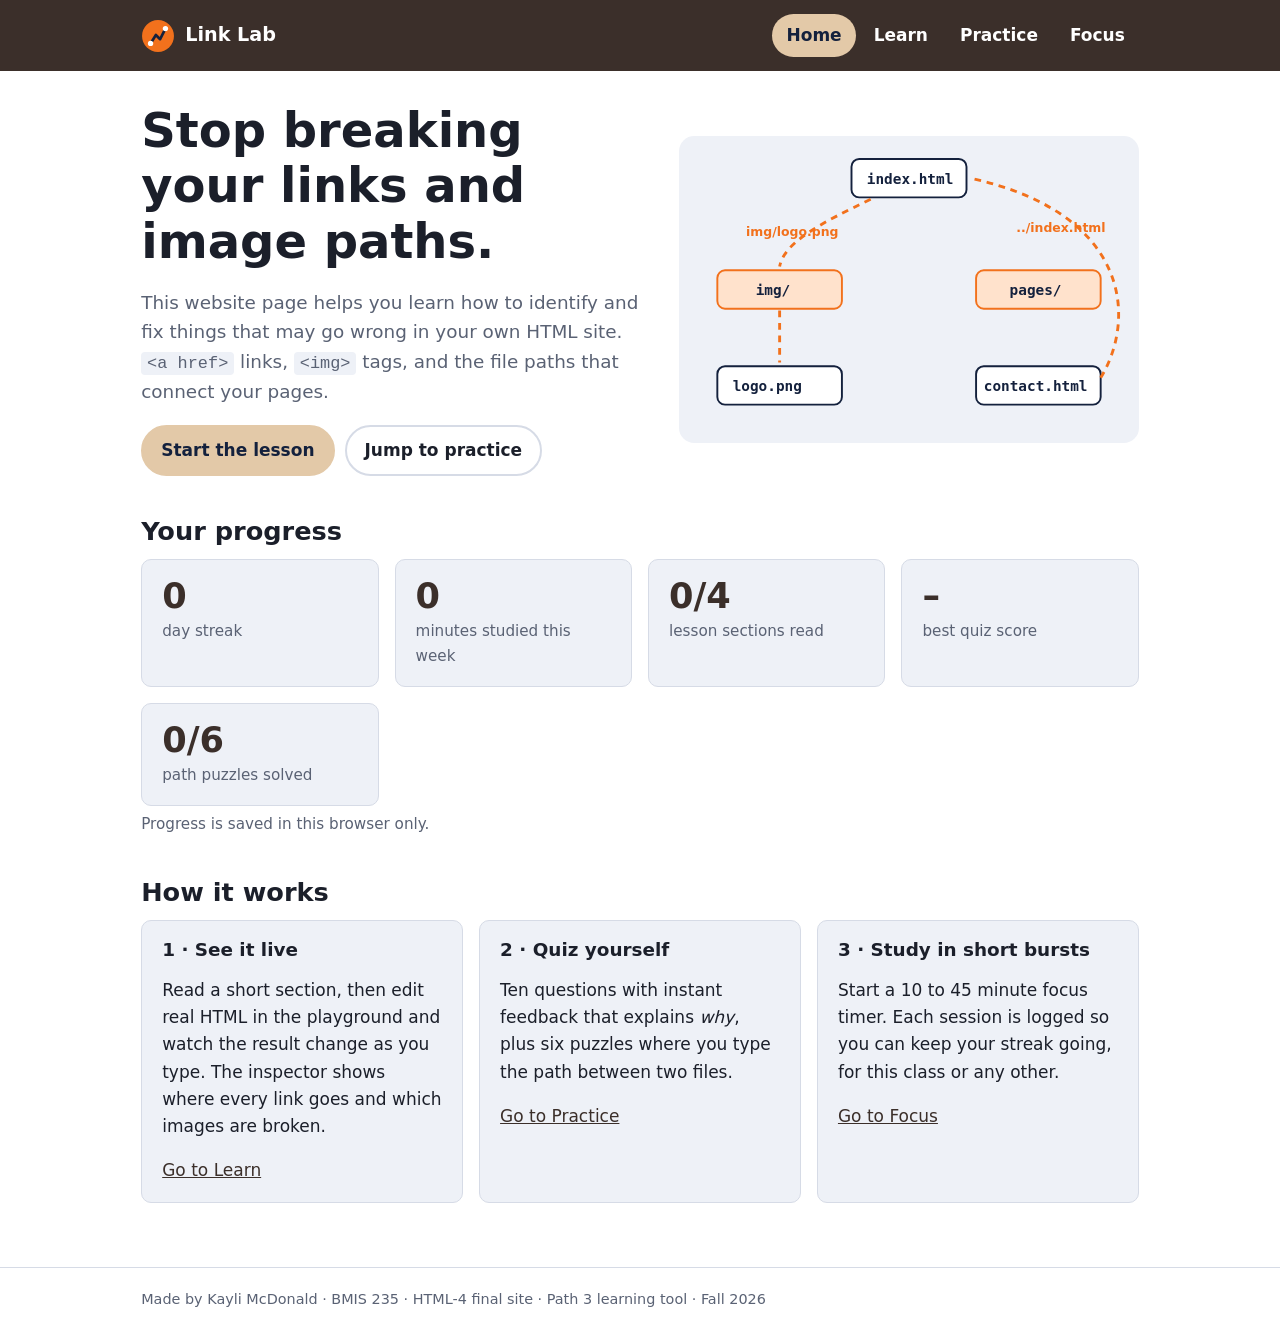
<file: index.html>
<!DOCTYPE html>
<html lang="en">
<head>
  <meta charset="UTF-8">
  <meta name="viewport" content="width=device-width, initial-scale=1">
  <title>Link Lab · Home</title>
  <meta name="description" content="A study tool for HTML links, images and file paths.">
  <link rel="icon" href="img/logo.svg">
  <link rel="stylesheet" href="styles.css">
</head>
<body>
  <!-- Same header and menu on every page -->
  <header class="site-header">
    <div class="wrap">
      <a class="brand" href="index.html"><img src="img/logo.svg" alt="" width="34" height="34">Link Lab</a>
      <nav aria-label="Main menu">
        <ul class="menu">
          <li><a href="index.html" aria-current="page">Home</a></li>
          <li><a href="learn.html">Learn</a></li>
          <li><a href="practice.html">Practice</a></li>
          <li><a href="focus.html">Focus</a></li>
        </ul>
      </nav>
    </div>
  </header>

  <main class="wrap">
    <section class="hero">
      <div>
        <h1>Stop breaking your links and image paths.</h1>
        <p class="lede">This website page helps you learn how to identify and fix things that may go wrong in your own HTML site.
          <code>&lt;a href&gt;</code> links, <code>&lt;img&gt;</code> tags, and the file paths that connect your pages.</p>
        <div class="btn-row">
          <a class="btn" href="learn.html">Start the lesson</a>
          <a class="btn ghost" href="practice.html">Jump to practice</a>
        </div>
      </div>
      <img src="img/site-map.svg" alt="Diagram of a site folder. index.html links down to img/logo.png, and a page inside the pages folder links back up with ../index.html." width="480" height="320">
    </section>

    <h2>Your progress</h2>
    <div class="grid" id="stats">
      <div class="card"><div class="stat" id="stat-streak">0</div><div class="stat-label">day streak</div></div>
      <div class="card"><div class="stat" id="stat-week">0</div><div class="stat-label">minutes studied this week</div></div>
      <div class="card"><div class="stat" id="stat-lessons">0/4</div><div class="stat-label">lesson sections read</div></div>
      <div class="card"><div class="stat" id="stat-quiz">–</div><div class="stat-label">best quiz score</div></div>
      <div class="card"><div class="stat" id="stat-puzzles">0/6</div><div class="stat-label">path puzzles solved</div></div>
    </div>
    <p class="stat-label">Progress is saved in this browser only.</p>

    <h2>How it works</h2>
    <div class="grid">
      <div class="card">
        <h3>1 · See it live</h3>
        <p>Read a short section, then edit real HTML in the playground and watch the result change as you type. The inspector shows where every link goes and which images are broken.</p>
        <a href="learn.html">Go to Learn</a>
      </div>
      <div class="card">
        <h3>2 · Quiz yourself</h3>
        <p>Ten questions with instant feedback that explains <em>why</em>, plus six puzzles where you type the path between two files.</p>
        <a href="practice.html">Go to Practice</a>
      </div>
      <div class="card">
        <h3>3 · Study in short bursts</h3>
        <p>Start a 10 to 45 minute focus timer. Each session is logged so you can keep your streak going, for this class or any other.</p>
        <a href="focus.html">Go to Focus</a>
      </div>
    </div>
  </main>

  <footer class="site-footer">
    <div class="wrap">Made by Kayli McDonald · BMIS 235 · HTML-4 final site · Path 3 learning tool · Fall 2026</div>
  </footer>

  <script src="js/progress.js"></script>
  <script>
    // Fill in the progress cards from saved data.
    {
      const data = Progress.load();
      document.getElementById("stat-streak").textContent = Progress.streak();
      document.getElementById("stat-week").textContent = Progress.weekMinutes();
      document.getElementById("stat-lessons").textContent = data.lessonsRead.length + "/4";
      document.getElementById("stat-quiz").textContent = data.quizBest === null ? "–" : data.quizBest + "/10";
      document.getElementById("stat-puzzles").textContent = data.puzzlesSolved.length + "/6";
    }
  </script>
</body>
</html>
</file>
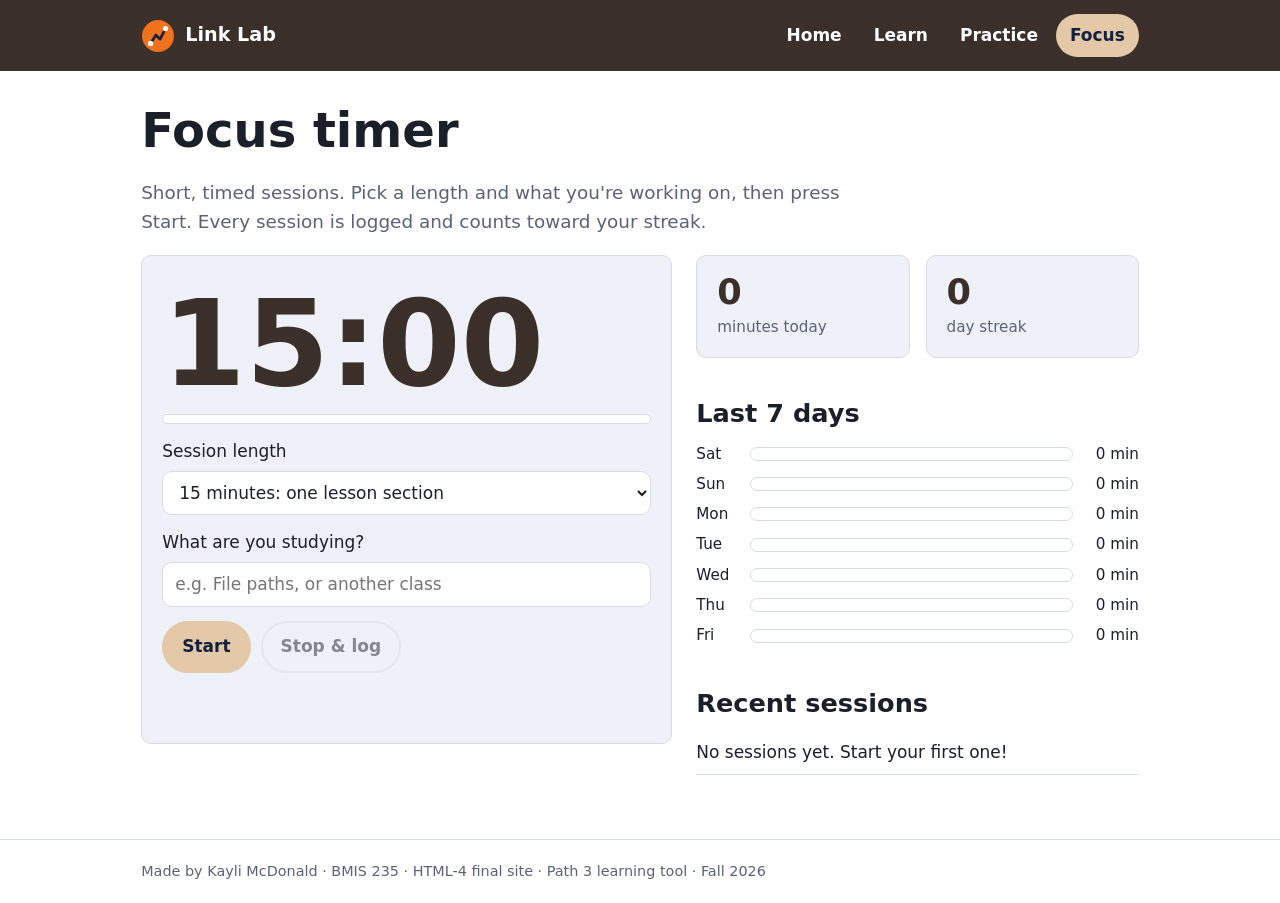
<file: focus.html>
<!DOCTYPE html>
<html lang="en">
<head>
  <meta charset="UTF-8">
  <meta name="viewport" content="width=device-width, initial-scale=1">
  <title>Link Lab · Focus</title>
  <link rel="icon" href="img/logo.svg">
  <link rel="stylesheet" href="styles.css">
</head>
<body>
  <header class="site-header">
    <div class="wrap">
      <a class="brand" href="index.html"><img src="img/logo.svg" alt="" width="34" height="34">Link Lab</a>
      <nav aria-label="Main menu">
        <ul class="menu">
          <li><a href="index.html">Home</a></li>
          <li><a href="learn.html">Learn</a></li>
          <li><a href="practice.html">Practice</a></li>
          <li><a href="focus.html" aria-current="page">Focus</a></li>
        </ul>
      </nav>
    </div>
  </header>

  <main class="wrap">
    <h1>Focus timer</h1>
    <p class="lede">Short, timed sessions. Pick a length and what you're working on, then press Start. Every session is logged and counts toward your streak.</p>

    <div class="timer-layout">
      <section class="card" aria-label="Timer">
        <div class="clock" id="clock" role="timer" aria-live="off">15:00</div>
        <div class="ring"><span id="ring"></span></div>

        <div class="field">
          <label for="length">Session length</label>
          <select id="length">
            <option value="10">10 minutes: quick review</option>
            <option value="15" selected>15 minutes: one lesson section</option>
            <option value="30">30 minutes: classic pomodoro</option>
            <option value="45">45 minutes: deep work</option>
          </select>
        </div>
        <div class="field">
          <label for="label">What are you studying?</label>
          <input id="label" list="label-ideas" placeholder="e.g. File paths, or another class" maxlength="60">
          <datalist id="label-ideas">
            <option value="ACC 261"></option>
            <option value="ECON 202"></option>
            <option value="SPAN 320"></option>
            <option value="CATH 228"></option>
            <option value="HONS 390"></option>
            <option value="BMIS 235"></option>
            <option value="PHIL 201"></option>
          </datalist>
        </div>

        <div class="btn-row">
          <button class="btn" id="start" type="button">Start</button>
          <button class="btn ghost" id="stop" type="button" disabled>Stop &amp; log</button>
        </div>
        <p class="click-note" id="timer-msg" aria-live="polite"></p>
      </section>

      <section aria-label="Your study log">
        <div class="grid" style="grid-template-columns:repeat(2,minmax(0,1fr))">
          <div class="card"><div class="stat" id="today">0</div><div class="stat-label">minutes today</div></div>
          <div class="card"><div class="stat" id="streak">0</div><div class="stat-label">day streak</div></div>
        </div>
        <h2>Last 7 days</h2>
        <div class="day-bars" id="bars"></div>
        <h2>Recent sessions</h2>
        <ul class="log" id="log"></ul>
      </section>
    </div>
  </main>

  <footer class="site-footer">
    <div class="wrap">Made by Kayli McDonald · BMIS 235 · HTML-4 final site · Path 3 learning tool · Fall 2026</div>
  </footer>

  <script src="js/progress.js"></script>
  <script src="js/focus.js"></script>
</body>
</html>
</file>
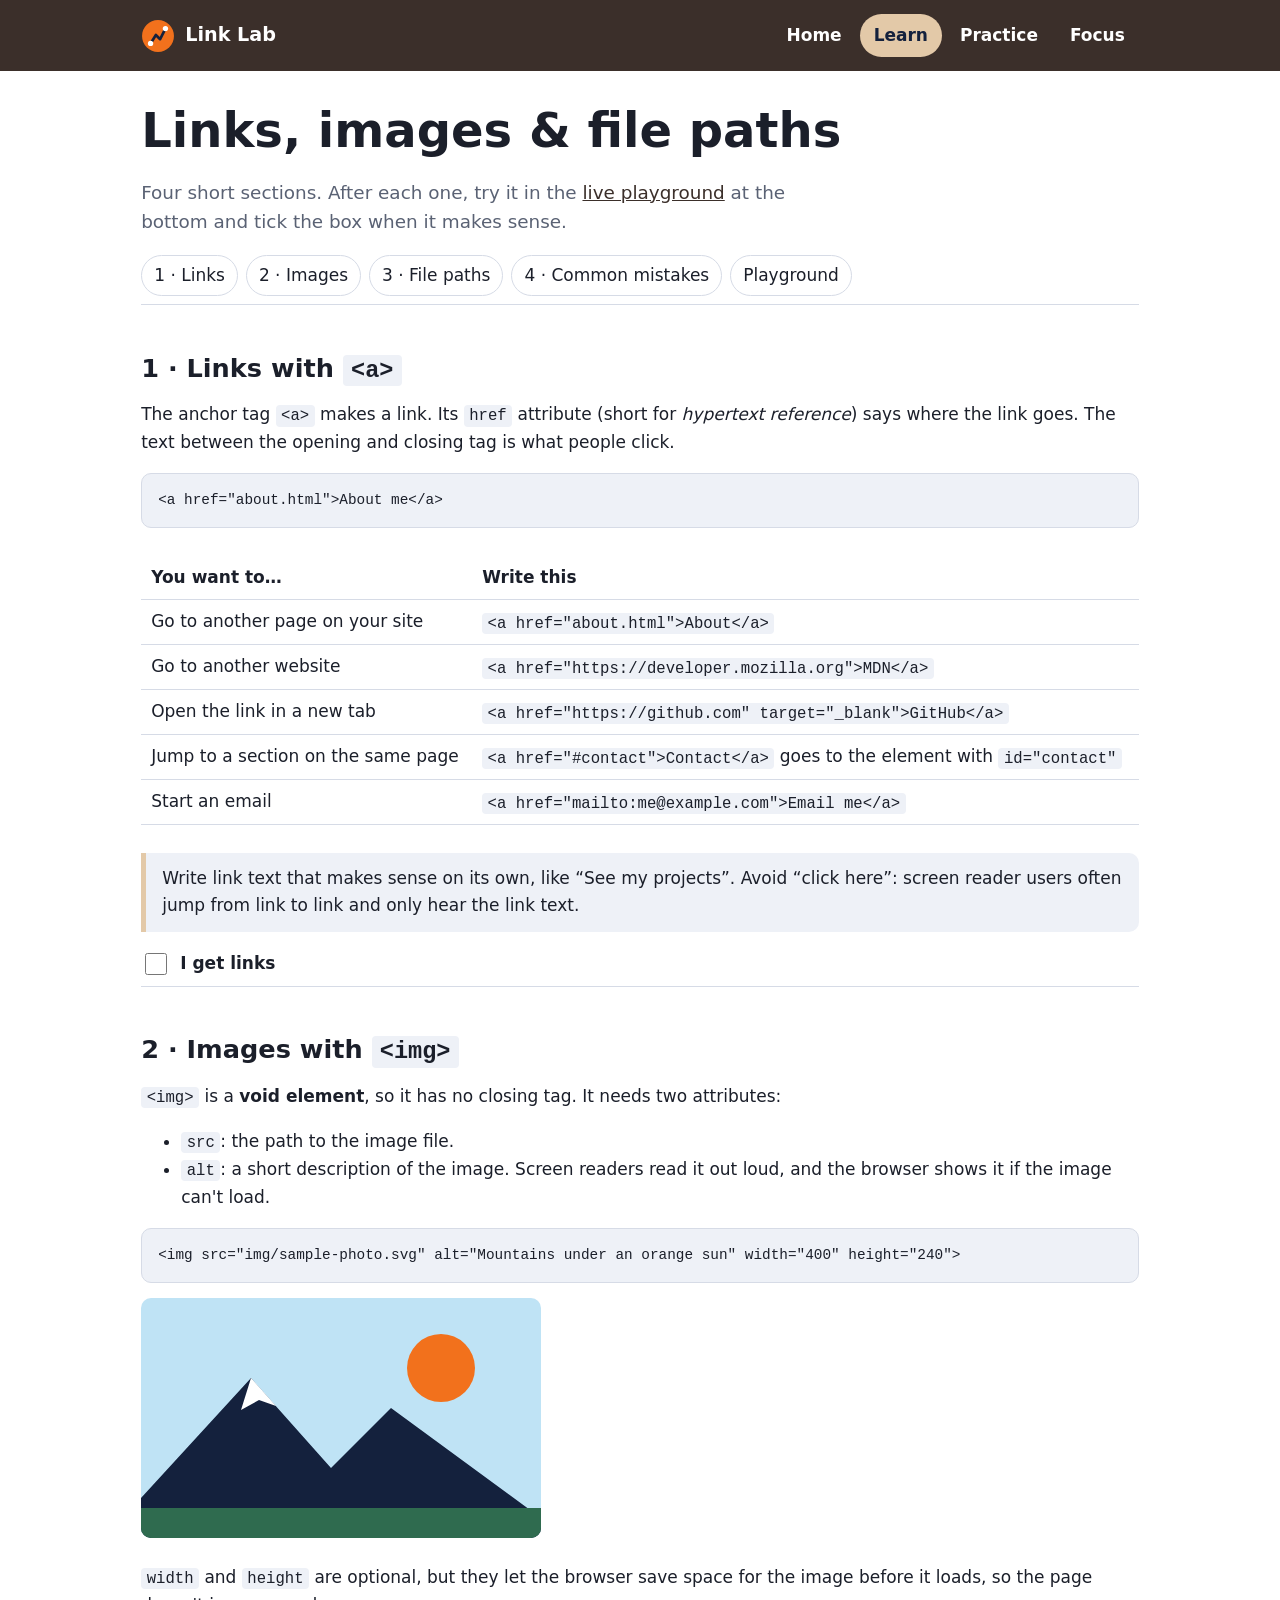
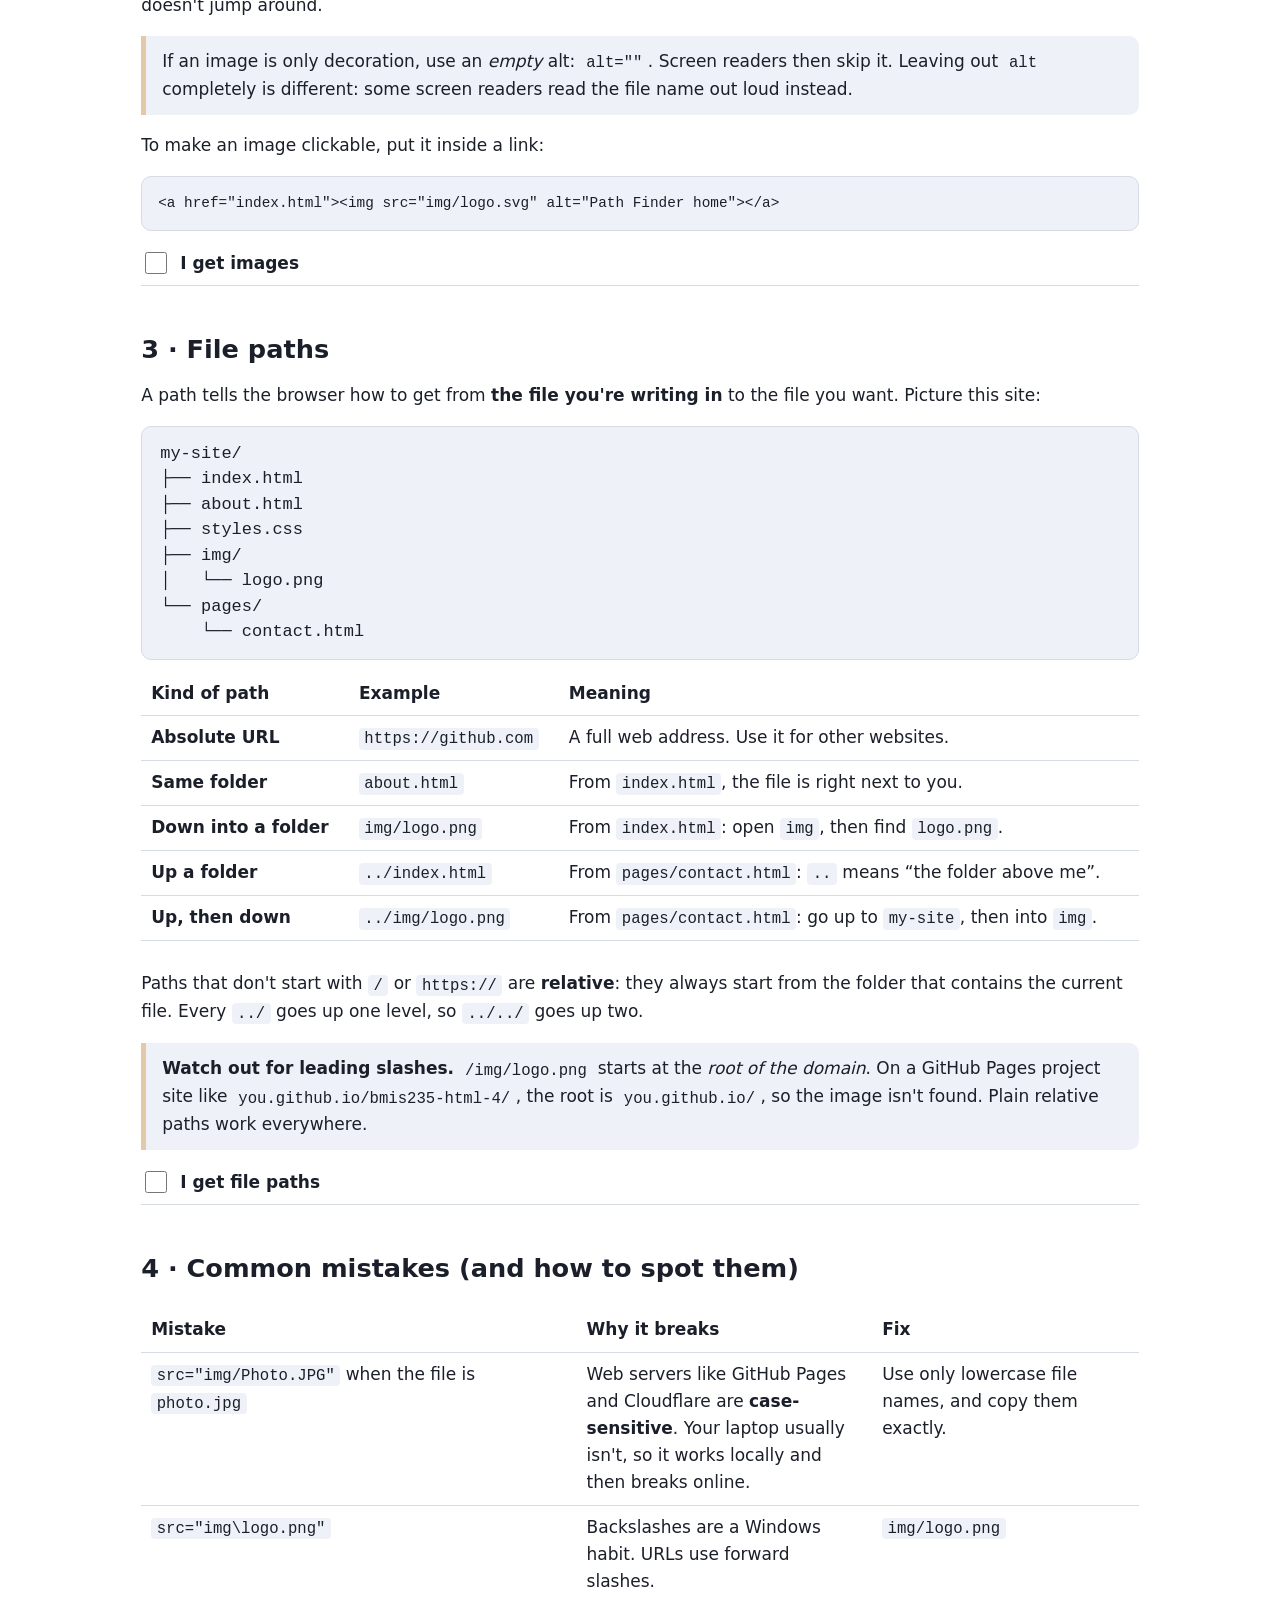
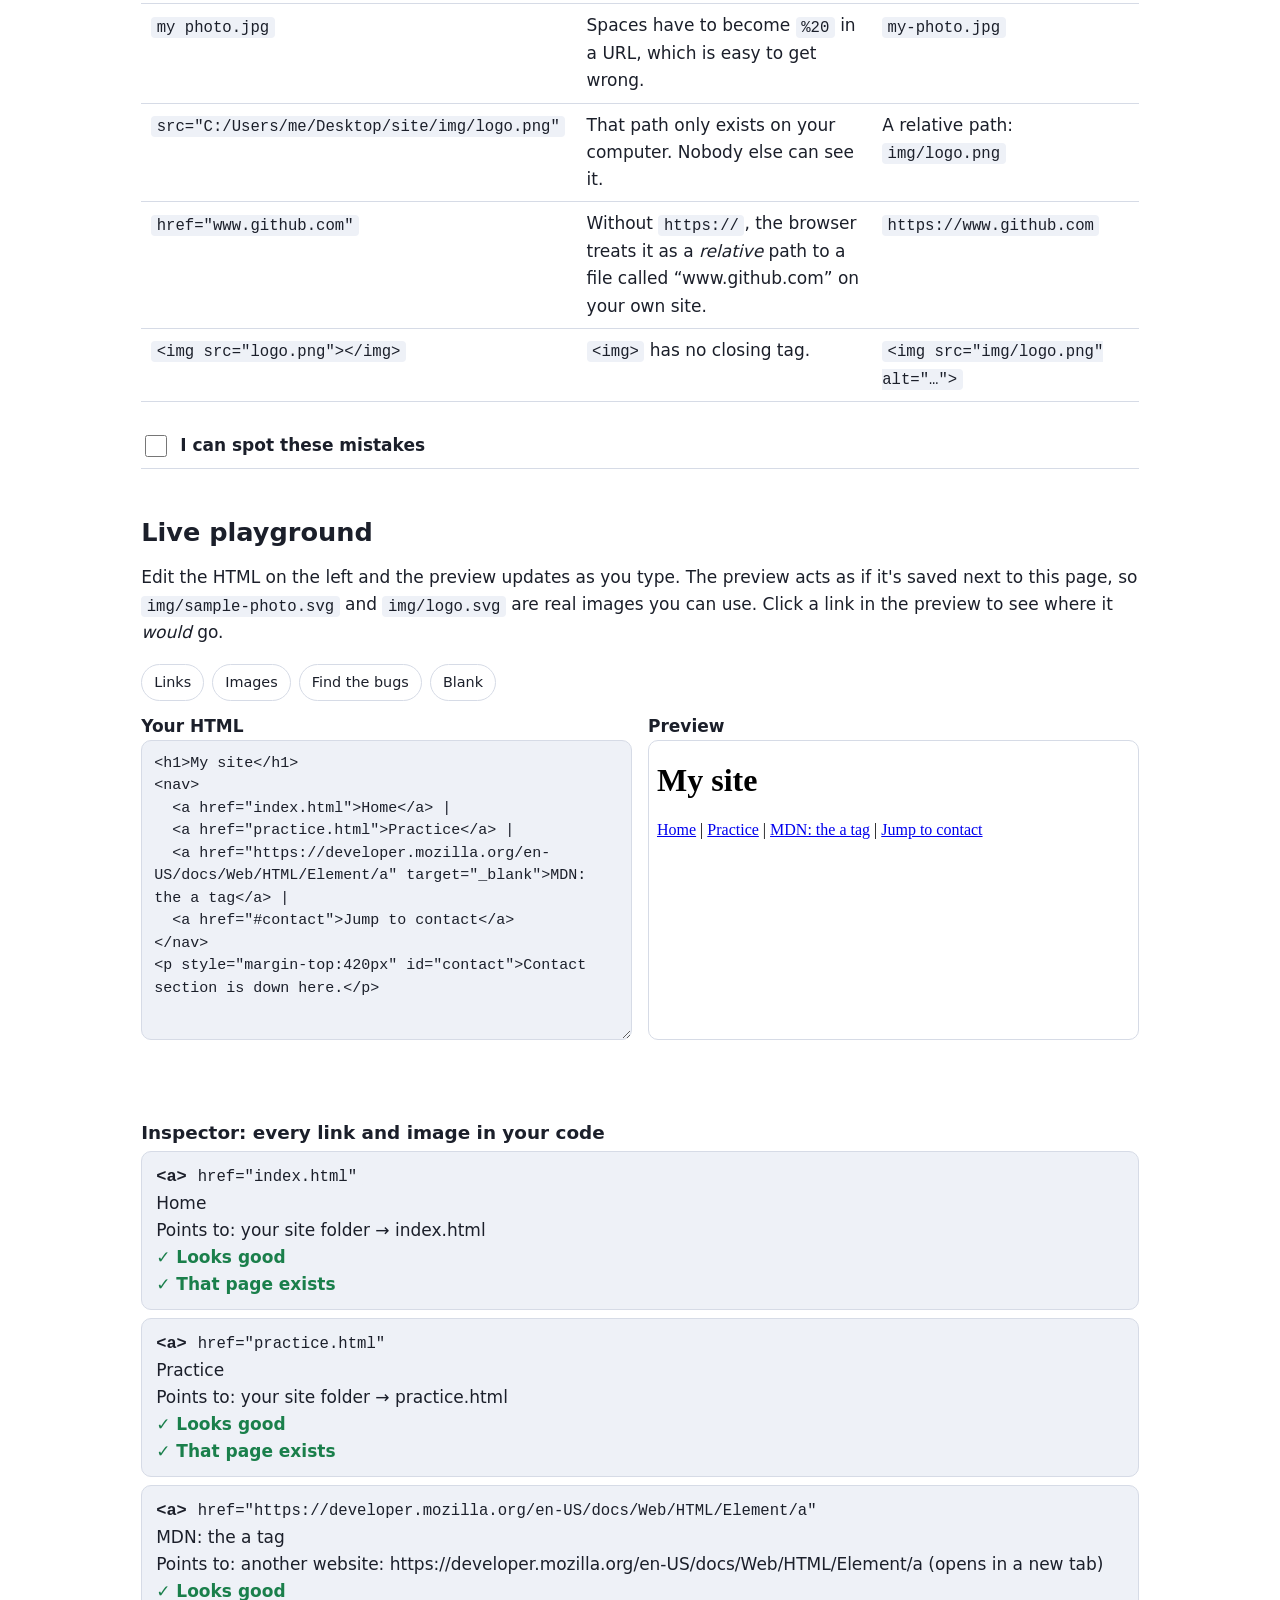
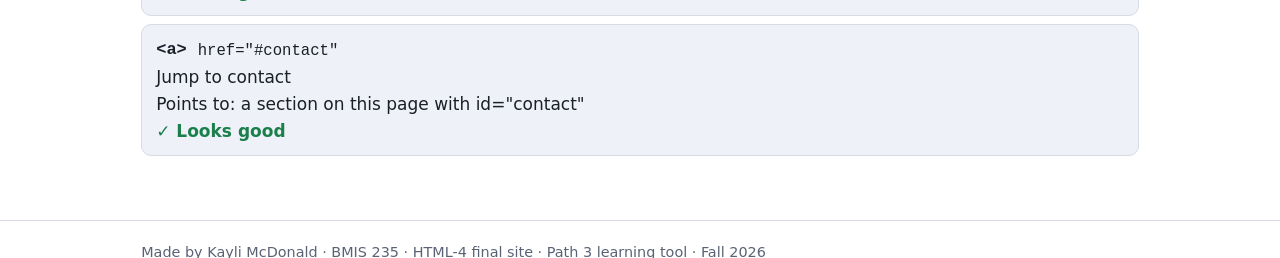
<file: learn.html>
<!DOCTYPE html>
<html lang="en">
<head>
  <meta charset="UTF-8">
  <meta name="viewport" content="width=device-width, initial-scale=1">
  <title>Link Lab · Learn</title>
  <link rel="icon" href="img/logo.svg">
  <link rel="stylesheet" href="styles.css">
</head>
<body>
  <header class="site-header">
    <div class="wrap">
      <a class="brand" href="index.html"><img src="img/logo.svg" alt="" width="34" height="34">Link Lab</a>
      <nav aria-label="Main menu">
        <ul class="menu">
          <li><a href="index.html">Home</a></li>
          <li><a href="learn.html" aria-current="page">Learn</a></li>
          <li><a href="practice.html">Practice</a></li>
          <li><a href="focus.html">Focus</a></li>
        </ul>
      </nav>
    </div>
  </header>

  <main class="wrap">
    <h1>Links, images &amp; file paths</h1>
    <p class="lede">Four short sections. After each one, try it in the <a href="#playground">live playground</a> at the bottom and tick the box when it makes sense.</p>

    <nav class="lesson-nav" aria-label="Lesson sections">
      <a href="#links">1 · Links</a>
      <a href="#images">2 · Images</a>
      <a href="#paths">3 · File paths</a>
      <a href="#mistakes">4 · Common mistakes</a>
      <a href="#playground">Playground</a>
    </nav>

    <!-- ===== Section 1: links ===== -->
    <section class="lesson" id="links">
      <h2>1 · Links with <code>&lt;a&gt;</code></h2>
      <p>The anchor tag <code>&lt;a&gt;</code> makes a link. Its <code>href</code> attribute (short for <em>hypertext reference</em>) says where the link goes. The text between the opening and closing tag is what people click.</p>
<pre><code>&lt;a href="about.html"&gt;About me&lt;/a&gt;</code></pre>
      <div class="table-scroll">
        <table>
          <thead><tr><th>You want to…</th><th>Write this</th></tr></thead>
          <tbody>
            <tr><td>Go to another page on your site</td><td><code>&lt;a href="about.html"&gt;About&lt;/a&gt;</code></td></tr>
            <tr><td>Go to another website</td><td><code>&lt;a href="https://developer.mozilla.org"&gt;MDN&lt;/a&gt;</code></td></tr>
            <tr><td>Open the link in a new tab</td><td><code>&lt;a href="https://github.com" target="_blank"&gt;GitHub&lt;/a&gt;</code></td></tr>
            <tr><td>Jump to a section on the same page</td><td><code>&lt;a href="#contact"&gt;Contact&lt;/a&gt;</code> goes to the element with <code>id="contact"</code></td></tr>
            <tr><td>Start an email</td><td><code>&lt;a href="mailto:me@example.com"&gt;Email me&lt;/a&gt;</code></td></tr>
          </tbody>
        </table>
      </div>
      <div class="callout">Write link text that makes sense on its own, like “See my projects”. Avoid “click here”: screen reader users often jump from link to link and only hear the link text.</div>
      <label class="read-check"><input type="checkbox" data-lesson="links"> I get links</label>
    </section>

    <!-- ===== Section 2: images ===== -->
    <section class="lesson" id="images">
      <h2>2 · Images with <code>&lt;img&gt;</code></h2>
      <p><code>&lt;img&gt;</code> is a <strong>void element</strong>, so it has no closing tag. It needs two attributes:</p>
      <ul>
        <li><code>src</code>: the path to the image file.</li>
        <li><code>alt</code>: a short description of the image. Screen readers read it out loud, and the browser shows it if the image can't load.</li>
      </ul>
<pre><code>&lt;img src="img/sample-photo.svg" alt="Mountains under an orange sun" width="400" height="240"&gt;</code></pre>
      <img src="img/sample-photo.svg" alt="Mountains under an orange sun" width="400" height="240" style="max-width:100%;height:auto;border-radius:10px">
      <p><code>width</code> and <code>height</code> are optional, but they let the browser save space for the image before it loads, so the page doesn't jump around.</p>
      <div class="callout">If an image is only decoration, use an <em>empty</em> alt: <code>alt=""</code>. Screen readers then skip it. Leaving out <code>alt</code> completely is different: some screen readers read the file name out loud instead.</div>
      <p>To make an image clickable, put it inside a link:</p>
<pre><code>&lt;a href="index.html"&gt;&lt;img src="img/logo.svg" alt="Path Finder home"&gt;&lt;/a&gt;</code></pre>
      <label class="read-check"><input type="checkbox" data-lesson="images"> I get images</label>
    </section>

    <!-- ===== Section 3: file paths ===== -->
    <section class="lesson" id="paths">
      <h2>3 · File paths</h2>
      <p>A path tells the browser how to get from <strong>the file you're writing in</strong> to the file you want. Picture this site:</p>
<div class="tree">my-site/
├── index.html
├── about.html
├── styles.css
├── img/
│   └── logo.png
└── pages/
    └── contact.html</div>
      <div class="table-scroll">
        <table>
          <thead><tr><th>Kind of path</th><th>Example</th><th>Meaning</th></tr></thead>
          <tbody>
            <tr><td><strong>Absolute URL</strong></td><td><code>https://github.com</code></td><td>A full web address. Use it for other websites.</td></tr>
            <tr><td><strong>Same folder</strong></td><td><code>about.html</code></td><td>From <code>index.html</code>, the file is right next to you.</td></tr>
            <tr><td><strong>Down into a folder</strong></td><td><code>img/logo.png</code></td><td>From <code>index.html</code>: open <code>img</code>, then find <code>logo.png</code>.</td></tr>
            <tr><td><strong>Up a folder</strong></td><td><code>../index.html</code></td><td>From <code>pages/contact.html</code>: <code>..</code> means “the folder above me”.</td></tr>
            <tr><td><strong>Up, then down</strong></td><td><code>../img/logo.png</code></td><td>From <code>pages/contact.html</code>: go up to <code>my-site</code>, then into <code>img</code>.</td></tr>
          </tbody>
        </table>
      </div>
      <p>Paths that don't start with <code>/</code> or <code>https://</code> are <strong>relative</strong>: they always start from the folder that contains the current file. Every <code>../</code> goes up one level, so <code>../../</code> goes up two.</p>
      <div class="callout"><strong>Watch out for leading slashes.</strong> <code>/img/logo.png</code> starts at the <em>root of the domain</em>. On a GitHub Pages project site like <code>you.github.io/bmis235-html-4/</code>, the root is <code>you.github.io/</code>, so the image isn't found. Plain relative paths work everywhere.</div>
      <label class="read-check"><input type="checkbox" data-lesson="paths"> I get file paths</label>
    </section>

    <!-- ===== Section 4: mistakes ===== -->
    <section class="lesson" id="mistakes">
      <h2>4 · Common mistakes (and how to spot them)</h2>
      <div class="table-scroll">
        <table>
          <thead><tr><th>Mistake</th><th>Why it breaks</th><th>Fix</th></tr></thead>
          <tbody>
            <tr><td><code>src="img/Photo.JPG"</code> when the file is <code>photo.jpg</code></td><td>Web servers like GitHub Pages and Cloudflare are <strong>case-sensitive</strong>. Your laptop usually isn't, so it works locally and then breaks online.</td><td>Use only lowercase file names, and copy them exactly.</td></tr>
            <tr><td><code>src="img\logo.png"</code></td><td>Backslashes are a Windows habit. URLs use forward slashes.</td><td><code>img/logo.png</code></td></tr>
            <tr><td><code>my photo.jpg</code></td><td>Spaces have to become <code>%20</code> in a URL, which is easy to get wrong.</td><td><code>my-photo.jpg</code></td></tr>
            <tr><td><code>src="C:/Users/me/Desktop/site/img/logo.png"</code></td><td>That path only exists on your computer. Nobody else can see it.</td><td>A relative path: <code>img/logo.png</code></td></tr>
            <tr><td><code>href="www.github.com"</code></td><td>Without <code>https://</code>, the browser treats it as a <em>relative</em> path to a file called “www.github.com” on your own site.</td><td><code>https://www.github.com</code></td></tr>
            <tr><td><code>&lt;img src="logo.png"&gt;&lt;/img&gt;</code></td><td><code>&lt;img&gt;</code> has no closing tag.</td><td><code>&lt;img src="img/logo.png" alt="…"&gt;</code></td></tr>
          </tbody>
        </table>
      </div>
      <label class="read-check"><input type="checkbox" data-lesson="mistakes"> I can spot these mistakes</label>
    </section>

    <!-- ===== Live playground ===== -->
    <section class="lesson" id="playground">
      <h2>Live playground</h2>
      <p>Edit the HTML on the left and the preview updates as you type. The preview acts as if it's saved next to this page, so <code>img/sample-photo.svg</code> and <code>img/logo.svg</code> are real images you can use. Click a link in the preview to see where it <em>would</em> go.</p>
      <div class="presets" id="presets" aria-label="Load an example"></div>
      <div class="playground">
        <div>
          <label for="code"><strong>Your HTML</strong></label>
          <textarea id="code" spellcheck="false"></textarea>
        </div>
        <div>
          <strong>Preview</strong>
          <iframe id="preview" title="Live preview of your HTML"></iframe>
          <p class="click-note" id="click-note" aria-live="polite"></p>
        </div>
      </div>
      <div class="inspector">
        <h3>Inspector: every link and image in your code</h3>
        <ul id="inspector"></ul>
      </div>
    </section>
  </main>

  <footer class="site-footer">
    <div class="wrap">Made by Kayli McDonald · BMIS 235 · HTML-4 final site · Path 3 learning tool · Fall 2026</div>
  </footer>

  <script src="js/progress.js"></script>
  <script src="js/learn.js"></script>
</body>
</html>
</file>
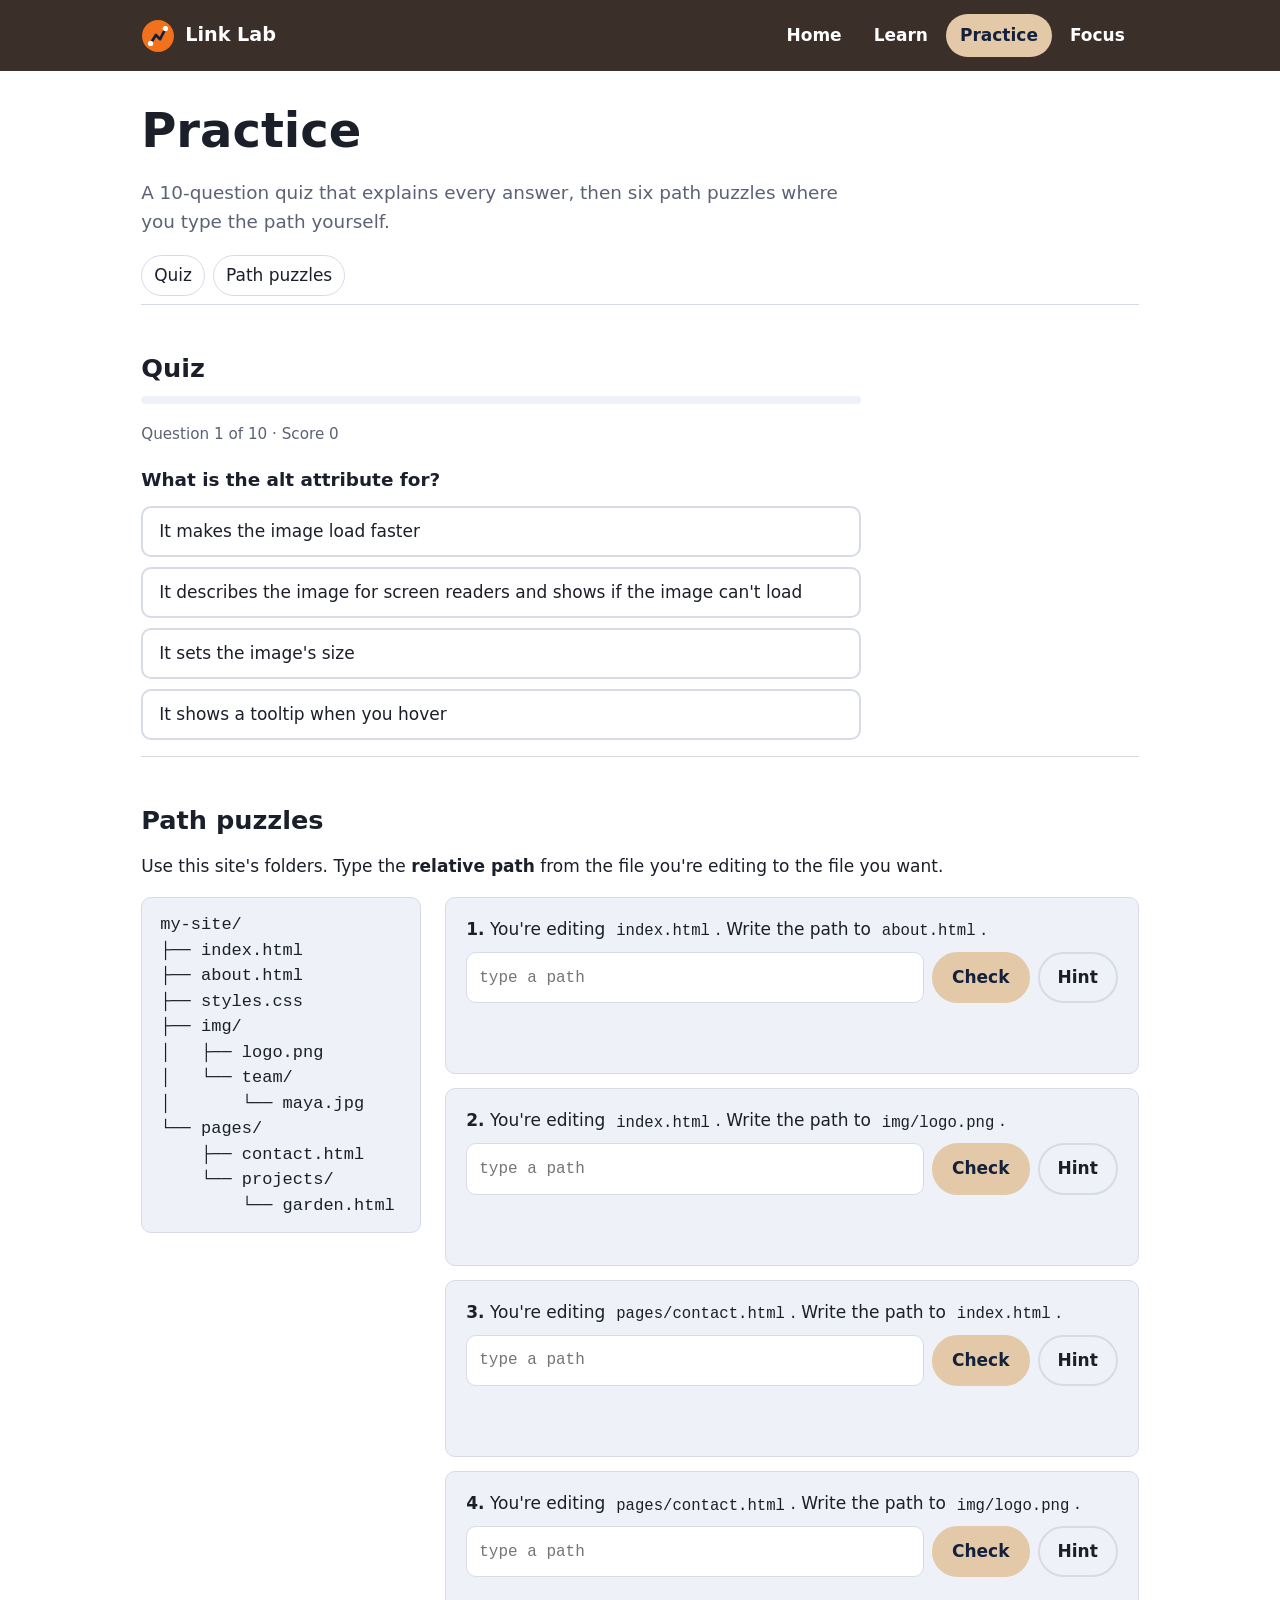
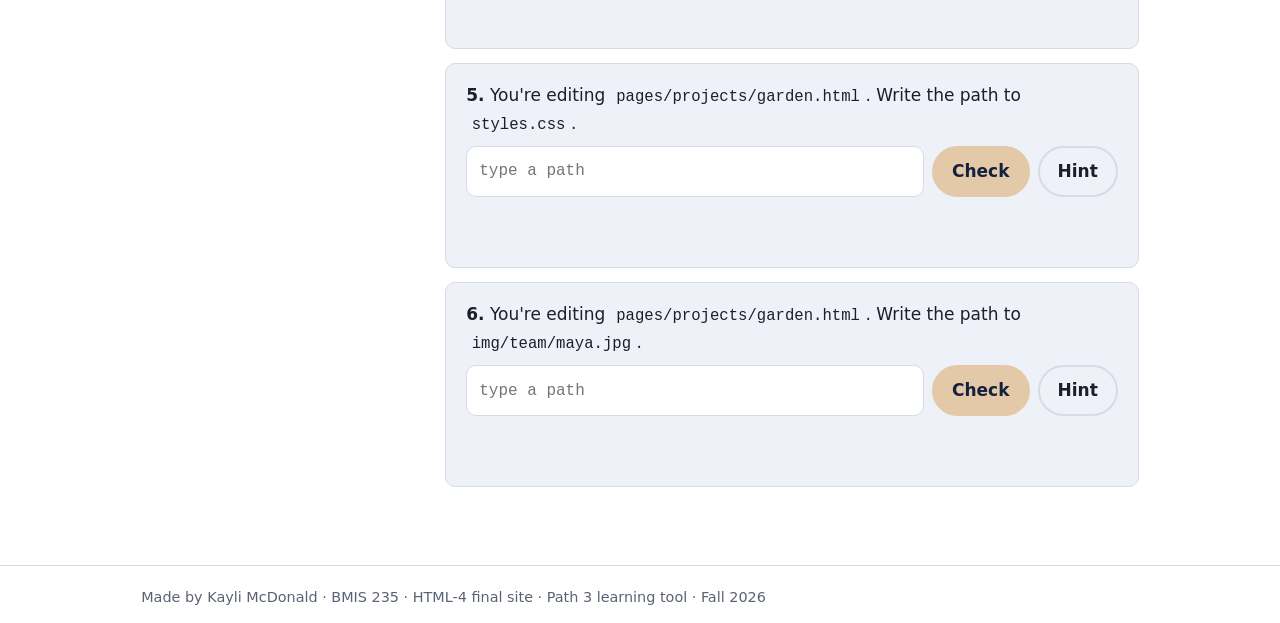
<file: practice.html>
<!DOCTYPE html>
<html lang="en">
<head>
  <meta charset="UTF-8">
  <meta name="viewport" content="width=device-width, initial-scale=1">
  <title>Link Lab · Practice</title>
  <link rel="icon" href="img/logo.svg">
  <link rel="stylesheet" href="styles.css">
</head>
<body>
  <header class="site-header">
    <div class="wrap">
      <a class="brand" href="index.html"><img src="img/logo.svg" alt="" width="34" height="34">Link Lab</a>
      <nav aria-label="Main menu">
        <ul class="menu">
          <li><a href="index.html">Home</a></li>
          <li><a href="learn.html">Learn</a></li>
          <li><a href="practice.html" aria-current="page">Practice</a></li>
          <li><a href="focus.html">Focus</a></li>
        </ul>
      </nav>
    </div>
  </header>

  <main class="wrap">
    <h1>Practice</h1>
    <p class="lede">A 10-question quiz that explains every answer, then six path puzzles where you type the path yourself.</p>
    <nav class="lesson-nav" aria-label="Practice sections">
      <a href="#quiz">Quiz</a>
      <a href="#puzzles">Path puzzles</a>
    </nav>

    <!-- ===== Quiz ===== -->
    <section class="lesson" id="quiz">
      <h2>Quiz</h2>
      <div class="quiz-box" id="quiz-box">
        <div class="progress-bar"><span id="quiz-bar"></span></div>
        <p class="stat-label" id="quiz-count"></p>
        <h3 id="quiz-question"></h3>
        <div class="options" id="quiz-options"></div>
        <div class="feedback" id="quiz-feedback" aria-live="polite" hidden></div>
        <div class="btn-row"><button class="btn" id="quiz-next" type="button" hidden>Next question</button></div>
      </div>
    </section>

    <!-- ===== Path puzzles ===== -->
    <section class="lesson" id="puzzles">
      <h2>Path puzzles</h2>
      <p>Use this site's folders. Type the <strong>relative path</strong> from the file you're editing to the file you want.</p>
      <div class="puzzle-layout">
<div class="tree" aria-label="Folder tree">my-site/
├── index.html
├── about.html
├── styles.css
├── img/
│   ├── logo.png
│   └── team/
│       └── maya.jpg
└── pages/
    ├── contact.html
    └── projects/
        └── garden.html</div>
        <div id="puzzle-list"></div>
      </div>
    </section>
  </main>

  <footer class="site-footer">
    <div class="wrap">Made by Kayli McDonald · BMIS 235 · HTML-4 final site · Path 3 learning tool · Fall 2026</div>
  </footer>

  <script src="js/progress.js"></script>
  <script src="js/practice.js"></script>
</body>
</html>
</file>
<file: styles.css>
/* =========================================================
   Path Finder — shared stylesheet (linked on every page)
   Sections: 1 colours & base · 2 header/menu · 3 layout
             4 cards & buttons · 5 lesson · 6 playground
             7 quiz & puzzles · 8 focus timer · 9 footer
   ========================================================= */

/* ---------- 1. Colours & base ---------- */
:root {
  --navy: #3b2f2a;      /* main brand colour */
  --orange: #e3c9a8;    /* accent: buttons, highlights */
  --paper: #ffffff;     /* page background */
  --soft: #eef1f7;      /* panels */
  --ink: #1b1f2a;       /* body text */
  --muted: #5a6274;     /* secondary text */
  --line: #d6dbe6;      /* borders */
  --good: #1a7f4b;      /* correct answers */
  --bad: #c0362c;       /* wrong answers / warnings */
  --radius: 10px;
  --mono: ui-monospace, "SFMono-Regular", Menlo, Consolas, monospace;
}

@media (prefers-color-scheme: dark) {
  :root {
    --navy: #3b2f2a;
    --paper: #121826;
    --soft: #1b2336;
    --ink: #e8ecf5;
    --muted: #a3acc0;
    --line: #2e3850;
    --good: #4cc68a;
    --bad: #ff7b6e;
  }
}

* { box-sizing: border-box; }

body {
  margin: 0;
  background: var(--paper);
  color: var(--ink);
  font: 17px/1.6 system-ui, -apple-system, "Segoe UI", Roboto, sans-serif;
}

h1, h2, h3 { line-height: 1.15; color: inherit; }
h1 { font-size: clamp(2rem, 5vw, 3rem); margin: 0 0 .4em; }
h2 { font-size: 1.6rem; margin: 1.6em 0 .5em; }
h3 { font-size: 1.15rem; margin: 1.2em 0 .4em; }

a { color: var(--navy); }
code, pre, textarea { font-family: var(--mono); font-size: .92em; }
code { background: var(--soft); padding: .1em .35em; border-radius: 4px; }
pre {
  background: var(--soft);
  border: 1px solid var(--line);
  border-radius: var(--radius);
  padding: 14px 16px;
  overflow-x: auto;
}
pre code { background: none; padding: 0; }

:focus-visible { outline: 3px solid var(--orange); outline-offset: 2px; }

/* The hidden attribute must win over display rules below */
[hidden] { display: none !important; }

/* Text for screen readers only */
.visually-hidden {
  position: absolute;
  width: 1px; height: 1px;
  overflow: hidden;
  clip: rect(0 0 0 0);
  white-space: nowrap;
}

/* ---------- 2. Header & menu (same on every page) ---------- */
.site-header { background: var(--navy); color: #fff; }
.site-header .wrap {
  display: flex;
  flex-wrap: wrap;
  align-items: center;
  justify-content: space-between;
  gap: 10px 24px;
  padding-block: 14px;
}
.brand {
  display: flex;
  align-items: center;
  gap: 10px;
  color: #fff;
  text-decoration: none;
  font-weight: 800;
  font-size: 1.2rem;
}
.brand img { width: 34px; height: 34px; }

.menu { display: flex; flex-wrap: wrap; gap: 4px; margin: 0; padding: 0; list-style: none; }
.menu a {
  display: block;
  padding: 8px 14px;
  border-radius: 999px;
  color: #fff;
  text-decoration: none;
  font-weight: 600;
}
.menu a:hover { background: rgba(255, 255, 255, .12); }
/* aria-current="page" marks the page you are on */
.menu a[aria-current="page"] { background: var(--orange); color: #14213d; }

/* ---------- 3. Layout ---------- */
.wrap { max-width: 1100px; margin: 0 auto; padding-inline: max(4vw, 16px); }
main { padding-block: 32px 64px; }
.lede { font-size: 1.15rem; color: var(--muted); max-width: 60ch; }

.hero {
  display: grid;
  grid-template-columns: 1.1fr 1fr;
  gap: 32px;
  align-items: center;
}
.hero img { width: 100%; height: auto; }
@media (max-width: 760px) { .hero { grid-template-columns: 1fr; } }

.grid {
  display: grid;
  grid-template-columns: repeat(auto-fit, minmax(220px, 1fr));
  gap: 16px;
}

/* ---------- 4. Cards & buttons ---------- */
.card {
  background: var(--soft);
  border: 1px solid var(--line);
  border-radius: var(--radius);
  padding: 18px 20px;
}
.card h3 { margin-top: 0; }
.stat { font-size: 2.2rem; font-weight: 800; line-height: 1; color: var(--navy); }
.stat-label { color: var(--muted); font-size: .95rem; margin-top: 6px; }

.btn {
  display: inline-block;
  min-height: 44px;
  padding: 10px 18px;
  border: 2px solid var(--orange);
  border-radius: 999px;
  background: var(--orange);
  color: #14213d;
  font: inherit;
  font-weight: 700;
  text-decoration: none;
  cursor: pointer;
}
.btn:hover { filter: brightness(1.07); }
.btn.ghost { background: transparent; color: var(--ink); border-color: var(--line); }
.btn:disabled { opacity: .5; cursor: not-allowed; }
.btn-row { display: flex; flex-wrap: wrap; gap: 10px; margin-top: 14px; }

/* ---------- 5. Lesson page ---------- */
.lesson-nav { display: flex; flex-wrap: wrap; gap: 8px; margin: 18px 0 8px; }
.lesson-nav a {
  padding: 6px 12px;
  border: 1px solid var(--line);
  border-radius: 999px;
  text-decoration: none;
  color: var(--ink);
}
.lesson { border-top: 1px solid var(--line); padding-top: 8px; }
.callout {
  border-left: 5px solid var(--orange);
  background: var(--soft);
  padding: 12px 16px;
  border-radius: 0 var(--radius) var(--radius) 0;
  margin: 16px 0;
}
.read-check { display: flex; gap: 10px; align-items: center; margin: 18px 0 8px; font-weight: 600; }
.read-check input { width: 22px; height: 22px; accent-color: var(--orange); }

table { border-collapse: collapse; width: 100%; margin: 12px 0; }
th, td { text-align: left; padding: 8px 10px; border-bottom: 1px solid var(--line); vertical-align: top; }
.table-scroll { overflow-x: auto; }

.tree {
  font-family: var(--mono);
  background: var(--soft);
  border: 1px solid var(--line);
  border-radius: var(--radius);
  padding: 14px 18px;
  white-space: pre;
  overflow-x: auto;
  line-height: 1.5;
}

/* ---------- 6. Live playground ---------- */
.playground { display: grid; grid-template-columns: 1fr 1fr; gap: 16px; }
@media (max-width: 860px) { .playground { grid-template-columns: 1fr; } }
.playground textarea {
  width: 100%;
  min-height: 300px;
  padding: 12px;
  border: 1px solid var(--line);
  border-radius: var(--radius);
  background: var(--soft);
  color: var(--ink);
  font-size: 15px;
  line-height: 1.5;
  resize: vertical;
}
.playground iframe {
  width: 100%;
  height: 300px;
  border: 1px solid var(--line);
  border-radius: var(--radius);
  background: #fff;
}
.presets { display: flex; flex-wrap: wrap; gap: 8px; margin-bottom: 12px; }
.presets button {
  padding: 6px 12px;
  border: 1px solid var(--line);
  border-radius: 999px;
  background: var(--paper);
  color: var(--ink);
  font: inherit;
  font-size: .9rem;
  cursor: pointer;
}
.presets button:hover { border-color: var(--orange); }
.inspector { margin-top: 16px; }
.inspector ul { list-style: none; padding: 0; margin: 0; display: grid; gap: 8px; }
.inspector li {
  background: var(--soft);
  border: 1px solid var(--line);
  border-radius: var(--radius);
  padding: 10px 14px;
  overflow-wrap: anywhere;
}
.tag { font-weight: 700; font-family: var(--mono); }
.ok { color: var(--good); font-weight: 600; }
.warn { color: var(--bad); font-weight: 600; }
.click-note { min-height: 1.6em; color: var(--muted); margin-top: 8px; }

/* ---------- 7. Quiz & path puzzles ---------- */
.quiz-box { max-width: 720px; }
.progress-bar { height: 8px; background: var(--soft); border-radius: 999px; overflow: hidden; margin-bottom: 18px; }
.progress-bar span { display: block; height: 100%; background: var(--orange); width: 0; transition: width .3s; }
.options { display: grid; gap: 10px; margin: 16px 0; }
.options button {
  text-align: left;
  min-height: 48px;
  padding: 10px 16px;
  border: 2px solid var(--line);
  border-radius: var(--radius);
  background: var(--paper);
  color: var(--ink);
  font: inherit;
  cursor: pointer;
}
.options button:hover:not(:disabled) { border-color: var(--orange); }
.options button.right { border-color: var(--good); background: color-mix(in srgb, var(--good) 12%, var(--paper)); }
.options button.wrong { border-color: var(--bad); background: color-mix(in srgb, var(--bad) 12%, var(--paper)); }
.feedback { padding: 12px 16px; border-radius: var(--radius); background: var(--soft); }

.puzzle-layout { display: grid; grid-template-columns: 280px 1fr; gap: 24px; align-items: start; }
@media (max-width: 760px) { .puzzle-layout { grid-template-columns: 1fr; } }
.puzzle { margin-bottom: 14px; }
.puzzle form { display: flex; flex-wrap: wrap; gap: 8px; margin-top: 8px; }
.puzzle input {
  flex: 1 1 220px;
  min-height: 44px;
  padding: 8px 12px;
  border: 1px solid var(--line);
  border-radius: var(--radius);
  background: var(--paper);
  color: var(--ink);
  font-family: var(--mono);
  font-size: 16px;
}
.puzzle.solved { border-color: var(--good); }

/* ---------- 8. Focus timer ---------- */
.timer-layout { display: grid; grid-template-columns: 1.2fr 1fr; gap: 24px; align-items: start; }
@media (max-width: 820px) { .timer-layout { grid-template-columns: 1fr; } }
.clock {
  font-size: clamp(4rem, 14vw, 7.5rem);
  font-weight: 800;
  font-variant-numeric: tabular-nums;
  line-height: 1;
  color: var(--navy);
  margin: 10px 0;
}
@media (prefers-color-scheme: dark) { .clock { color: var(--ink); } }
.ring { height: 10px; background: var(--paper); border-radius: 999px; overflow: hidden; border: 1px solid var(--line); }
.ring span { display: block; height: 100%; width: 0; background: var(--orange); }
.field { display: grid; gap: 6px; margin-top: 14px; }
.field select, .field input {
  min-height: 44px;
  padding: 8px 12px;
  border: 1px solid var(--line);
  border-radius: var(--radius);
  background: var(--paper);
  color: var(--ink);
  font: inherit;
}
.day-bars { display: grid; gap: 6px; }
.day-bar { display: grid; grid-template-columns: 44px 1fr 56px; gap: 10px; align-items: center; font-size: .95rem; }
.day-bar .track { height: 14px; background: var(--paper); border: 1px solid var(--line); border-radius: 999px; overflow: hidden; }
.day-bar .fill { height: 100%; background: var(--orange); }
.day-bar .mins { text-align: right; font-variant-numeric: tabular-nums; }
.log { list-style: none; padding: 0; margin: 0; }
.log li { display: flex; justify-content: space-between; gap: 10px; padding: 8px 0; border-bottom: 1px solid var(--line); }
.log button { border: 0; background: none; color: var(--muted); cursor: pointer; font: inherit; }

/* ---------- 9. Footer ---------- */
.site-footer { border-top: 1px solid var(--line); color: var(--muted); font-size: .9rem; }
.site-footer .wrap { padding-block: 20px; }

@media (prefers-reduced-motion: reduce) { * { transition: none !important; } }
</file>
